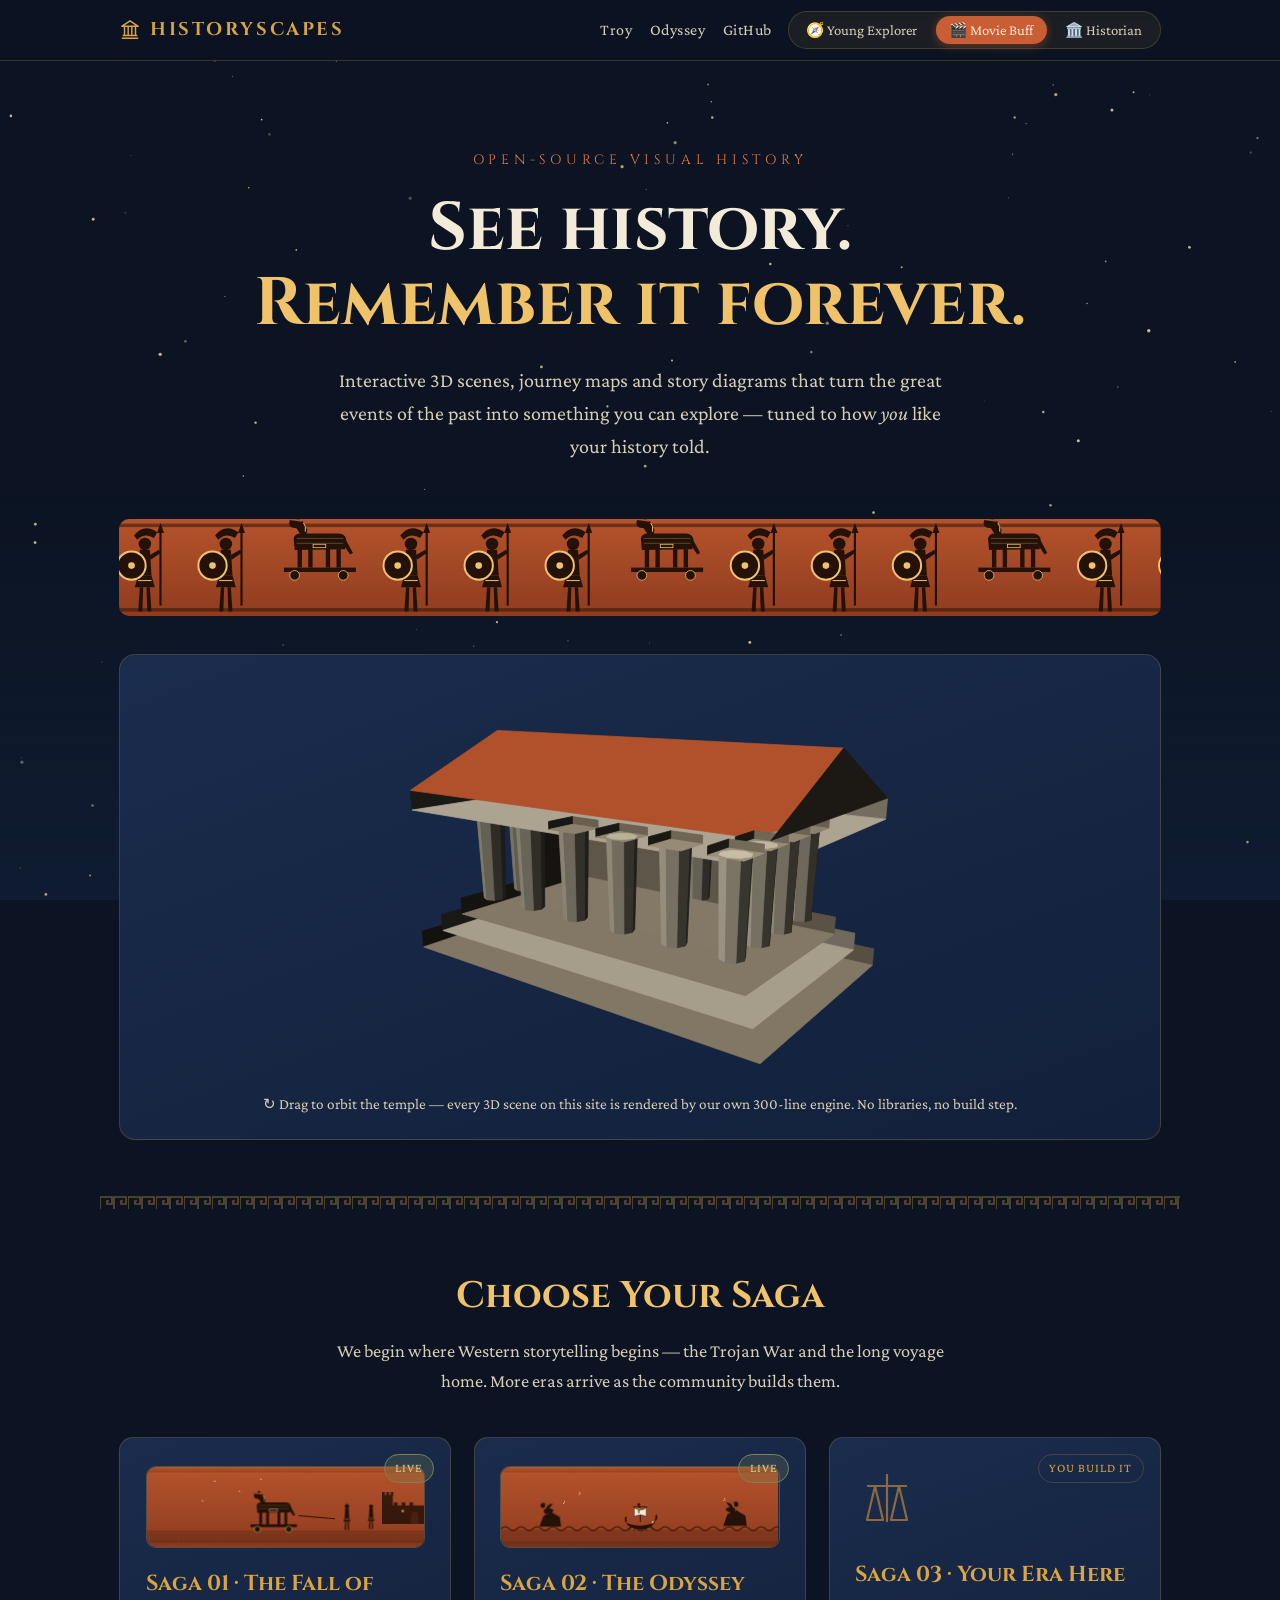
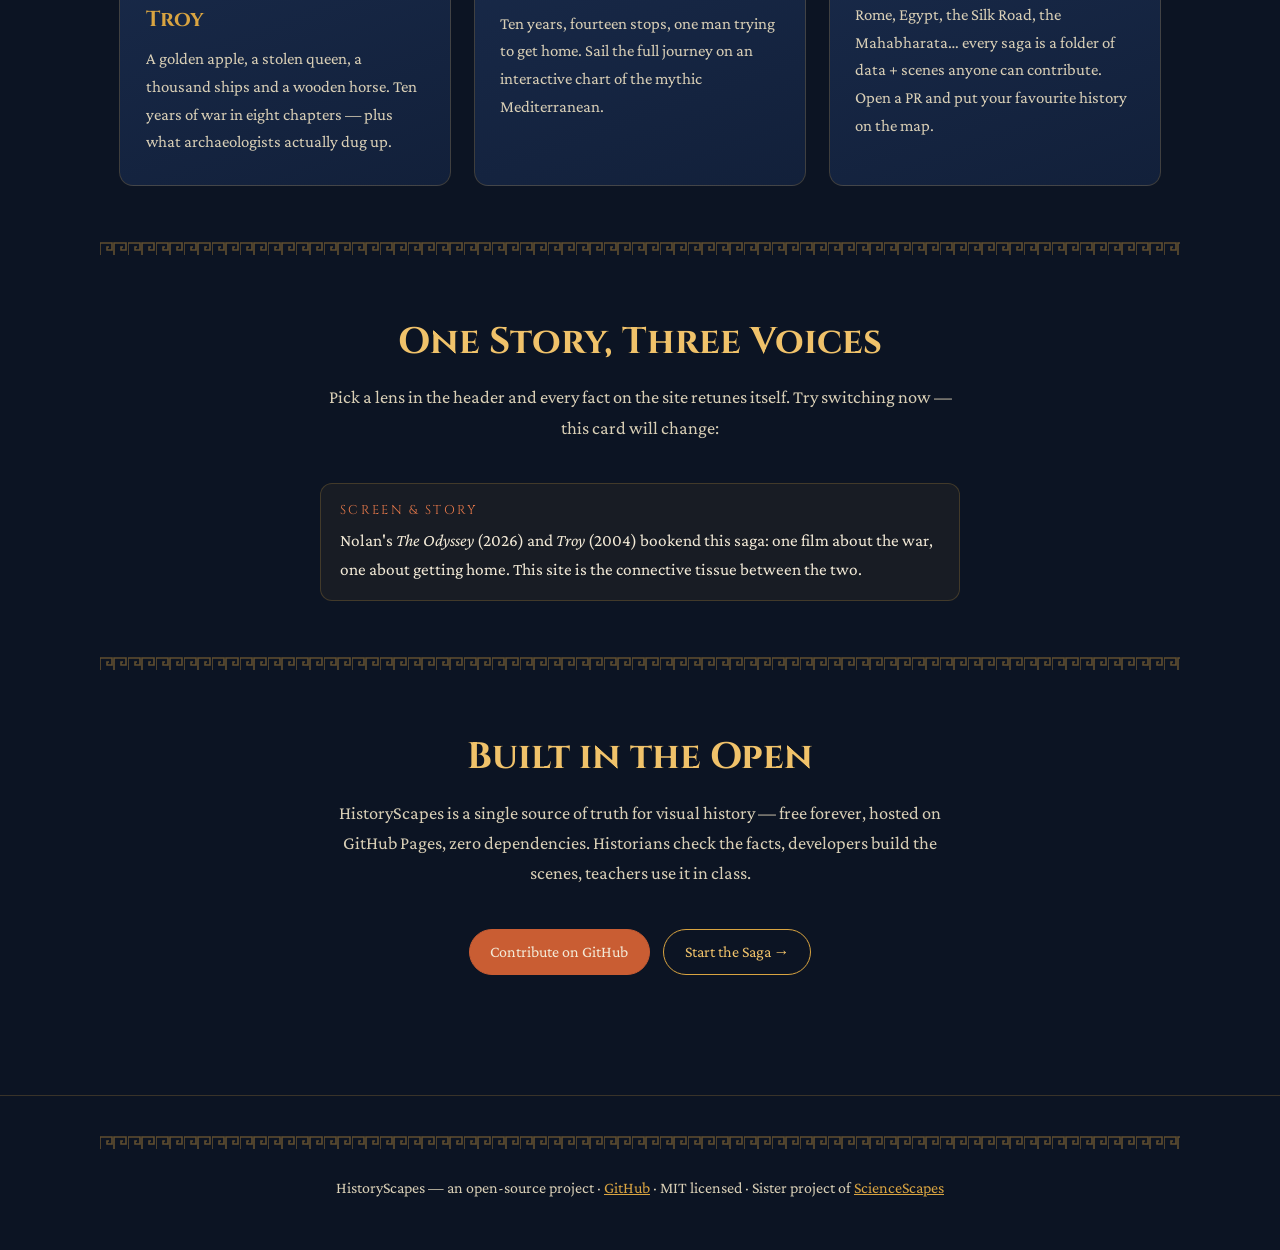
<file: index.html>
<!DOCTYPE html>
<html lang="en">
<head>
  <meta charset="UTF-8" />
  <meta name="viewport" content="width=device-width, initial-scale=1.0" />
  <title>HistoryScapes — See History. Remember It Forever.</title>
  <meta name="description" content="Open-source visual journeys through history. Interactive 3D scenes, maps and diagrams that make the past unforgettable — for kids, movie buffs and history geeks alike." />
  <link rel="preconnect" href="https://fonts.googleapis.com" />
  <link rel="preconnect" href="https://fonts.gstatic.com" crossorigin />
  <link href="https://fonts.googleapis.com/css2?family=Cinzel:wght@500;700&family=Crimson+Pro:ital,wght@0,400;0,600;1,400&display=swap" rel="stylesheet" />
  <link rel="stylesheet" href="css/main.css" />
  <link rel="icon" href="data:image/svg+xml,%3Csvg xmlns='http://www.w3.org/2000/svg' viewBox='0 0 32 32'%3E%3Ctext y='26' font-size='26'%3E%F0%9F%8F%9B%EF%B8%8F%3C/text%3E%3C/svg%3E" />
</head>
<body>
  <canvas id="bg-canvas"></canvas>

  <header class="site-header">
    <div class="inner">
      <a class="brand" href="index.html">
        <svg width="22" height="22" viewBox="0 0 24 24" fill="none"><path d="M3 21h18M4 18h16M5 8h14M6 8v10M10 8v10M14 8v10M18 8v10M12 2 3 8h18L12 2z" stroke="#d9a441" stroke-width="1.6" stroke-linejoin="round"/></svg>
        HistoryScapes
      </a>
      <nav class="nav-links">
        <a href="sagas/troy/index.html">Troy</a>
        <a href="sagas/odyssey/index.html">Odyssey</a>
        <a href="https://github.com/mohitagw15856/historyscapes">GitHub</a>
      </nav>
      <div class="persona-switch" title="Choose how history is told to you"></div>
    </div>
  </header>

  <section class="hero">
    <div class="kicker">Open-source visual history</div>
    <h1>See history.<br /><span class="gold">Remember it forever.</span></h1>
    <p class="sub">
      Interactive 3D scenes, journey maps and story diagrams that turn the great
      events of the past into something you can explore — tuned to how <em>you</em>
      like your history told.
    </p>
  </section>

  <!-- marching hoplite frieze -->
  <div class="frieze-wrap reveal" id="frieze" style="margin-bottom:2.4rem"></div>

  <!-- 3D temple hero -->
  <section class="section reveal" style="padding-top:0">
    <div class="panel" style="padding:0.6rem">
      <canvas id="temple-canvas" style="width:100%;height:420px;display:block;cursor:grab" aria-label="Rotating 3D Greek temple"></canvas>
      <p style="text-align:center;color:var(--parchment-dim);font-size:0.95rem;padding:0.4rem 0 0.8rem">
        ↻ Drag to orbit the temple — every 3D scene on this site is rendered by our own
        300-line engine. No libraries, no build step.
      </p>
    </div>
  </section>

  <div class="meander"></div>

  <!-- saga cards -->
  <section class="section">
    <h2 class="section-title">Choose Your Saga</h2>
    <p class="section-sub">
      We begin where Western storytelling begins — the Trojan War and the long
      voyage home. More eras arrive as the community builds them.
    </p>
    <div class="card-grid">
      <a class="saga-card live reveal" href="sagas/troy/index.html">
        <span class="tag">Live</span>
        <div class="art scene-art" data-scene="t-horse" data-scene-uid="card-troy"></div>
        <h3>Saga 01 · The Fall of Troy</h3>
        <p>A golden apple, a stolen queen, a thousand ships and a wooden horse. Ten years of war in eight chapters — plus what archaeologists actually dug up.</p>
      </a>
      <a class="saga-card live reveal" href="sagas/odyssey/index.html">
        <span class="tag">Live</span>
        <div class="art scene-art" data-scene="o-sirens" data-scene-uid="card-ody"></div>
        <h3>Saga 02 · The Odyssey</h3>
        <p>Ten years, fourteen stops, one man trying to get home. Sail the full journey on an interactive chart of the mythic Mediterranean.</p>
      </a>
      <div class="saga-card soon reveal">
        <span class="tag">You build it</span>
        <div class="art">
          <svg width="64" height="64" viewBox="0 0 64 64" fill="none">
            <path d="M32 8v48M12 20h40M20 20l-8 34h16l-8-34M44 20l-8 34h16l-8-34" stroke="#8c6a3f" stroke-width="2.2" stroke-linejoin="round"/>
          </svg>
        </div>
        <h3>Saga 03 · Your Era Here</h3>
        <p>Rome, Egypt, the Silk Road, the Mahabharata… every saga is a folder of data + scenes anyone can contribute. Open a PR and put your favourite history on the map.</p>
      </div>
    </div>
  </section>

  <div class="meander"></div>

  <!-- how it adapts -->
  <section class="section">
    <h2 class="section-title">One Story, Three Voices</h2>
    <p class="section-sub">
      Pick a lens in the header and every fact on the site retunes itself.
      Try switching now — this card will change:
    </p>
    <div style="max-width:640px;margin:0 auto">
      <div data-facts='{
        "explorer": "The Trojan War started over an argument about who was the prettiest goddess. Grown-up gods, arguing like siblings on a road trip — and it started a ten-year war!",
        "moviebuff": "Nolan&#39;s <em>The Odyssey</em> (2026) and <em>Troy</em> (2004) bookend this saga: one film about the war, one about getting home. This site is the connective tissue between the two.",
        "historian": "The Trojan War myth likely preserves a memory of real Late Bronze Age conflict. Hittite tablets mention a city called Wilusa — very plausibly Ilios — and a troublesome people called the Ahhiyawa: quite possibly Homer&#39;s Achaeans."
      }'></div>
    </div>
  </section>

  <div class="meander"></div>

  <!-- open source pitch -->
  <section class="section">
    <h2 class="section-title">Built in the Open</h2>
    <p class="section-sub">
      HistoryScapes is a single source of truth for visual history — free forever,
      hosted on GitHub Pages, zero dependencies. Historians check the facts,
      developers build the scenes, teachers use it in class.
    </p>
    <div style="text-align:center">
      <a class="btn primary" href="https://github.com/mohitagw15856/historyscapes">Contribute on GitHub</a>
      <a class="btn" href="sagas/troy/index.html" style="margin-left:0.6rem">Start the Saga →</a>
    </div>
  </section>

  <footer class="site-footer">
    <div class="meander" style="margin-bottom:1.6rem"></div>
    HistoryScapes — an open-source project ·
    <a href="https://github.com/mohitagw15856/historyscapes">GitHub</a> ·
    MIT licensed · Sister project of <a href="https://github.com/mohitagw15856/sciencescapes">ScienceScapes</a>
  </footer>

  <script src="js/main.js"></script>
  <script src="js/engine3d.js"></script>
  <script src="js/scenes.js"></script>
  <script>
    document.addEventListener("DOMContentLoaded", () => {
      // 3D temple hero scene
      const canvas = document.getElementById("temple-canvas");
      E3D.createScene(canvas, {
        mesh: E3D.templeMesh(),
        camDist: 560,
        fov: 700,
        rx: 0.26,
        ry: 0.5,
        autoSpin: 0.0035,
      });
      // marching frieze + pottery card art
      document.getElementById("frieze").innerHTML = HSScenes.frieze("landing");
      document.querySelectorAll("[data-scene]").forEach((el) => {
        el.innerHTML = HSScenes.render(el.dataset.scene, el.dataset.sceneUid);
      });
    });
  </script>
</body>
</html>
</file>
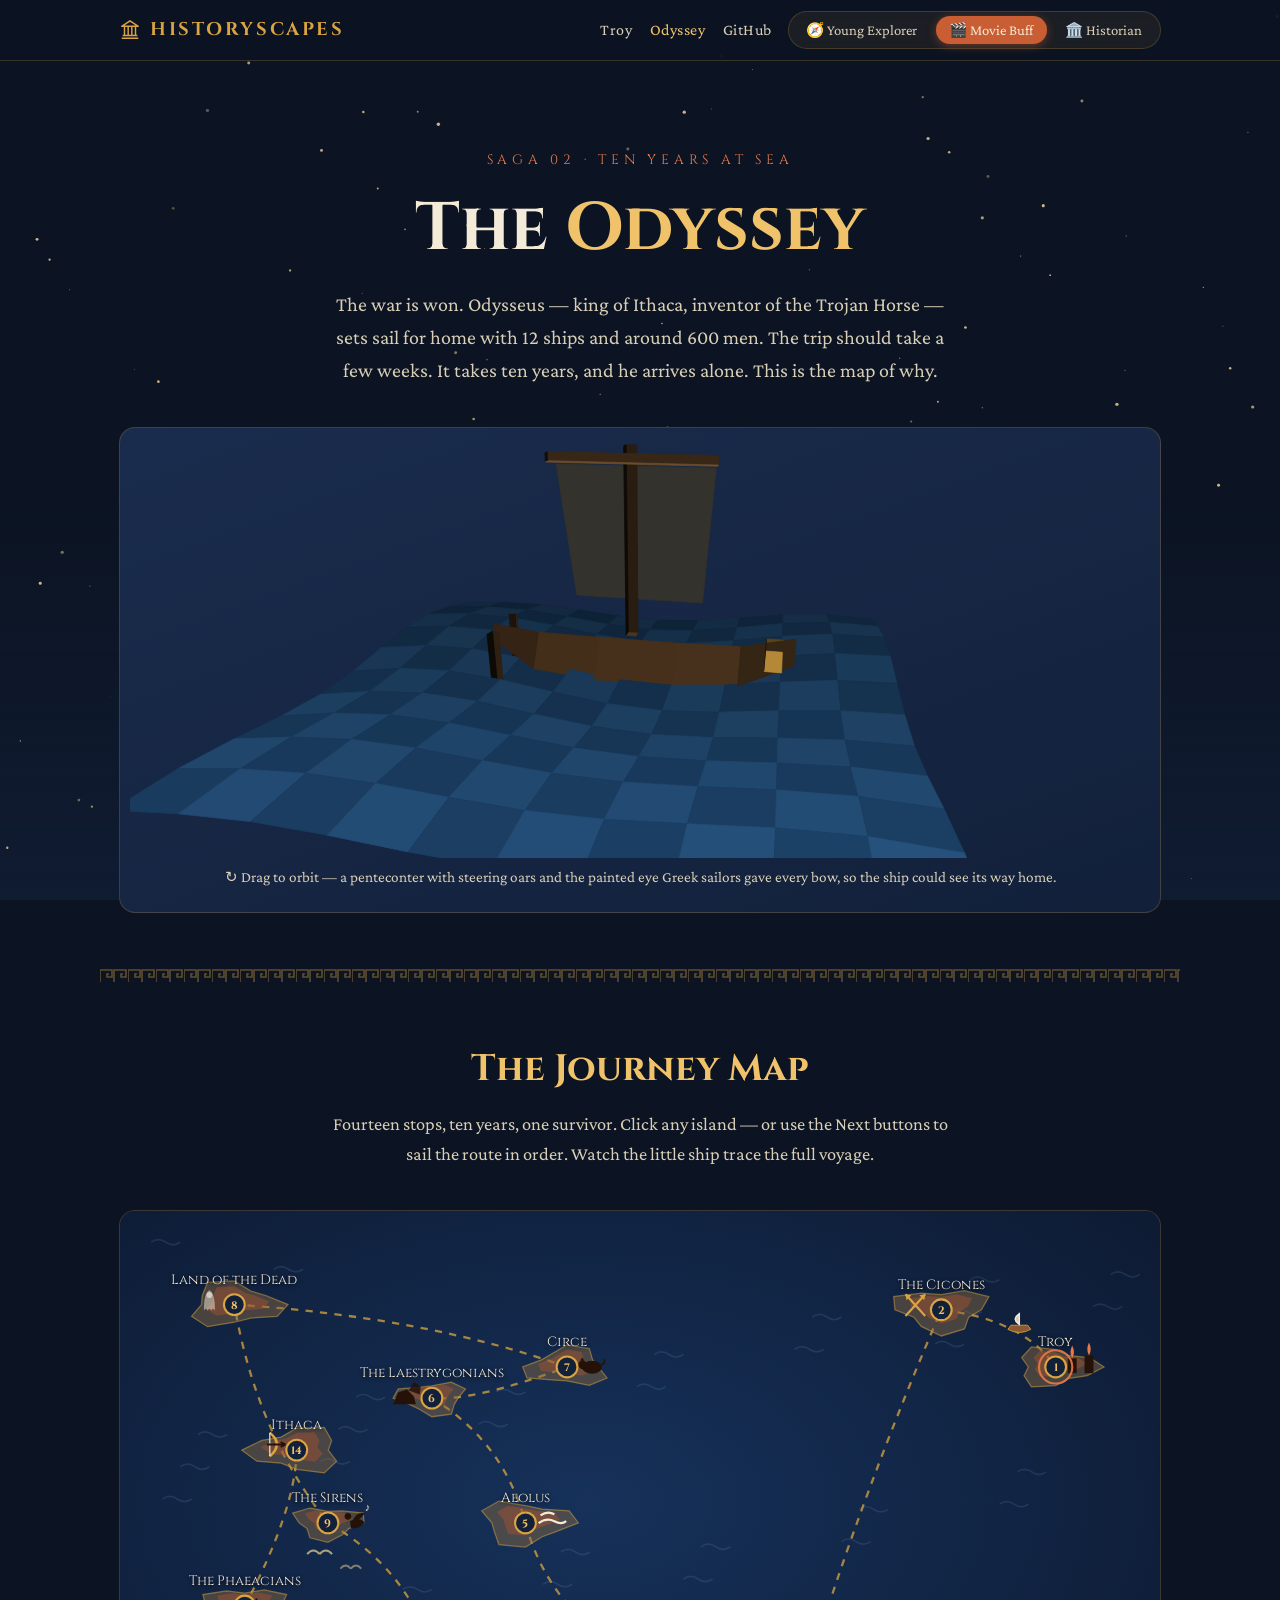
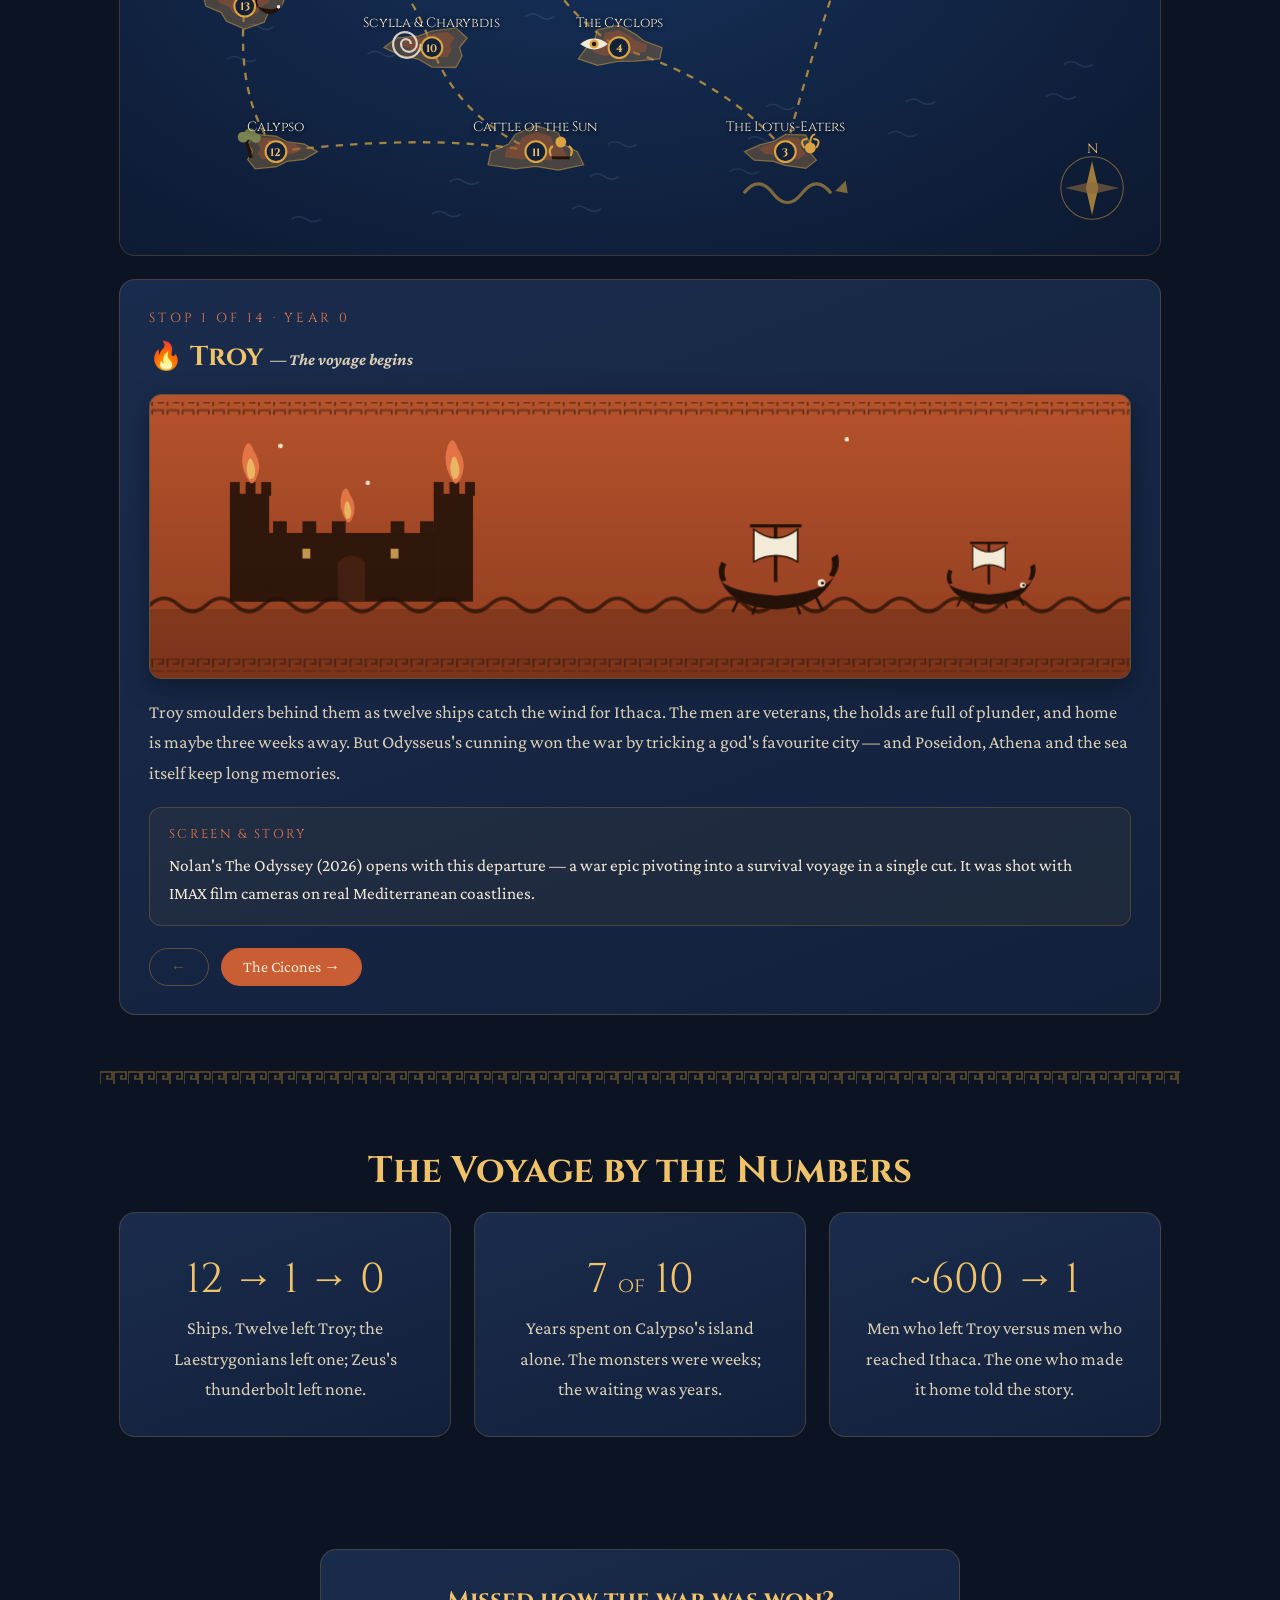
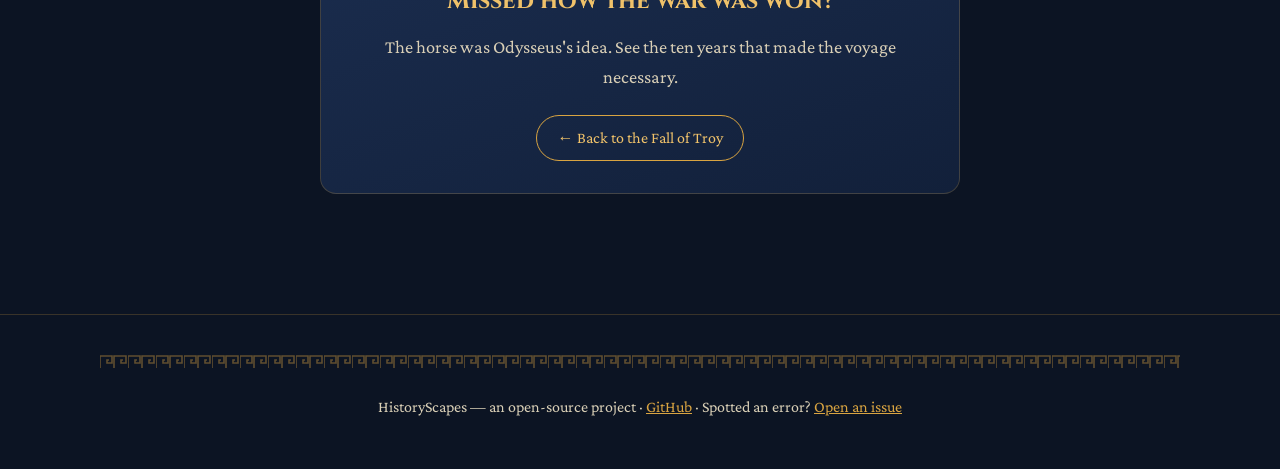
<file: sagas/odyssey/index.html>
<!DOCTYPE html>
<html lang="en">
<head>
  <meta charset="UTF-8" />
  <meta name="viewport" content="width=device-width, initial-scale=1.0" />
  <title>The Odyssey — HistoryScapes</title>
  <meta name="description" content="Sail Odysseus's ten-year voyage home on an interactive chart of the mythic Mediterranean — fourteen stops, one 3D ship, and facts tuned to kids, movie buffs and historians." />
  <link rel="preconnect" href="https://fonts.googleapis.com" />
  <link rel="preconnect" href="https://fonts.gstatic.com" crossorigin />
  <link href="https://fonts.googleapis.com/css2?family=Cinzel:wght@500;700&family=Crimson+Pro:ital,wght@0,400;0,600;1,400&display=swap" rel="stylesheet" />
  <link rel="stylesheet" href="../../css/main.css" />
  <link rel="icon" href="data:image/svg+xml,%3Csvg xmlns='http://www.w3.org/2000/svg' viewBox='0 0 32 32'%3E%3Ctext y='26' font-size='26'%3E%E2%9B%B5%3C/text%3E%3C/svg%3E" />
</head>
<body>
  <canvas id="bg-canvas"></canvas>

  <header class="site-header">
    <div class="inner">
      <a class="brand" href="../../index.html">
        <svg width="22" height="22" viewBox="0 0 24 24" fill="none"><path d="M3 21h18M4 18h16M5 8h14M6 8v10M10 8v10M14 8v10M18 8v10M12 2 3 8h18L12 2z" stroke="#d9a441" stroke-width="1.6" stroke-linejoin="round"/></svg>
        HistoryScapes
      </a>
      <nav class="nav-links">
        <a href="../troy/index.html">Troy</a>
        <a href="index.html" aria-current="page">Odyssey</a>
        <a href="https://github.com/mohitagw15856/historyscapes">GitHub</a>
      </nav>
      <div class="persona-switch" title="Choose how history is told to you"></div>
    </div>
  </header>

  <section class="hero" style="padding-bottom:2rem">
    <div class="kicker">Saga 02 · Ten Years at Sea</div>
    <h1>The <span class="gold">Odyssey</span></h1>
    <p class="sub" id="saga-intro"></p>
  </section>

  <!-- 3D ship on waves -->
  <section class="section reveal" style="padding-top:0.5rem">
    <div class="panel" style="padding:0.6rem">
      <canvas id="ship-canvas" style="width:100%;height:420px;display:block;cursor:grab" aria-label="3D Greek ship sailing on animated waves"></canvas>
      <p style="text-align:center;color:var(--parchment-dim);font-size:0.95rem;padding:0.4rem 0 0.8rem">
        ↻ Drag to orbit — a penteconter with steering oars and the painted eye
        Greek sailors gave every bow, so the ship could see its way home.
      </p>
    </div>
  </section>

  <div class="meander"></div>

  <!-- interactive journey map -->
  <section class="section">
    <h2 class="section-title">The Journey Map</h2>
    <p class="section-sub">
      Fourteen stops, ten years, one survivor. Click any island — or use the
      Next buttons to sail the route in order. Watch the little ship trace the full voyage.
    </p>
    <div class="map-wrap reveal">
      <svg id="journey-map" viewBox="0 0 1000 620" role="img" aria-label="Interactive map of Odysseus's journey from Troy to Ithaca"></svg>
    </div>
    <div class="stop-detail" id="stop-detail"></div>
  </section>

  <div class="meander"></div>

  <!-- the numbers -->
  <section class="section">
    <h2 class="section-title">The Voyage by the Numbers</h2>
    <div class="card-grid" style="text-align:center">
      <div class="panel reveal">
        <div style="font-family:var(--font-display);font-size:2.6rem;color:var(--gold-bright)">12 → 1 → 0</div>
        <p style="color:var(--parchment-dim)">Ships. Twelve left Troy; the Laestrygonians left one; Zeus's thunderbolt left none.</p>
      </div>
      <div class="panel reveal">
        <div style="font-family:var(--font-display);font-size:2.6rem;color:var(--gold-bright)">7 <span style="font-size:1.3rem">of</span> 10</div>
        <p style="color:var(--parchment-dim)">Years spent on Calypso's island alone. The monsters were weeks; the waiting was years.</p>
      </div>
      <div class="panel reveal">
        <div style="font-family:var(--font-display);font-size:2.6rem;color:var(--gold-bright)">~600 → 1</div>
        <p style="color:var(--parchment-dim)">Men who left Troy versus men who reached Ithaca. The one who made it home told the story.</p>
      </div>
    </div>
  </section>

  <!-- back to troy -->
  <section class="section" style="text-align:center">
    <div class="panel reveal" style="max-width:640px;margin:0 auto">
      <h3 style="font-family:var(--font-display);font-size:1.5rem;color:var(--gold-bright);margin-bottom:0.6rem">Missed how the war was won?</h3>
      <p style="color:var(--parchment-dim);margin-bottom:1.4rem">The horse was Odysseus's idea. See the ten years that made the voyage necessary.</p>
      <a class="btn" href="../troy/index.html">← Back to the Fall of Troy</a>
    </div>
  </section>

  <footer class="site-footer">
    <div class="meander" style="margin-bottom:1.6rem"></div>
    HistoryScapes — an open-source project ·
    <a href="https://github.com/mohitagw15856/historyscapes">GitHub</a> ·
    Spotted an error? <a href="https://github.com/mohitagw15856/historyscapes/issues">Open an issue</a>
  </footer>

  <script src="../../js/main.js"></script>
  <script src="../../js/engine3d.js"></script>
  <script src="../../js/scenes.js"></script>
  <script src="data.js"></script>
  <script src="odyssey.js"></script>
</body>
</html>
</file>
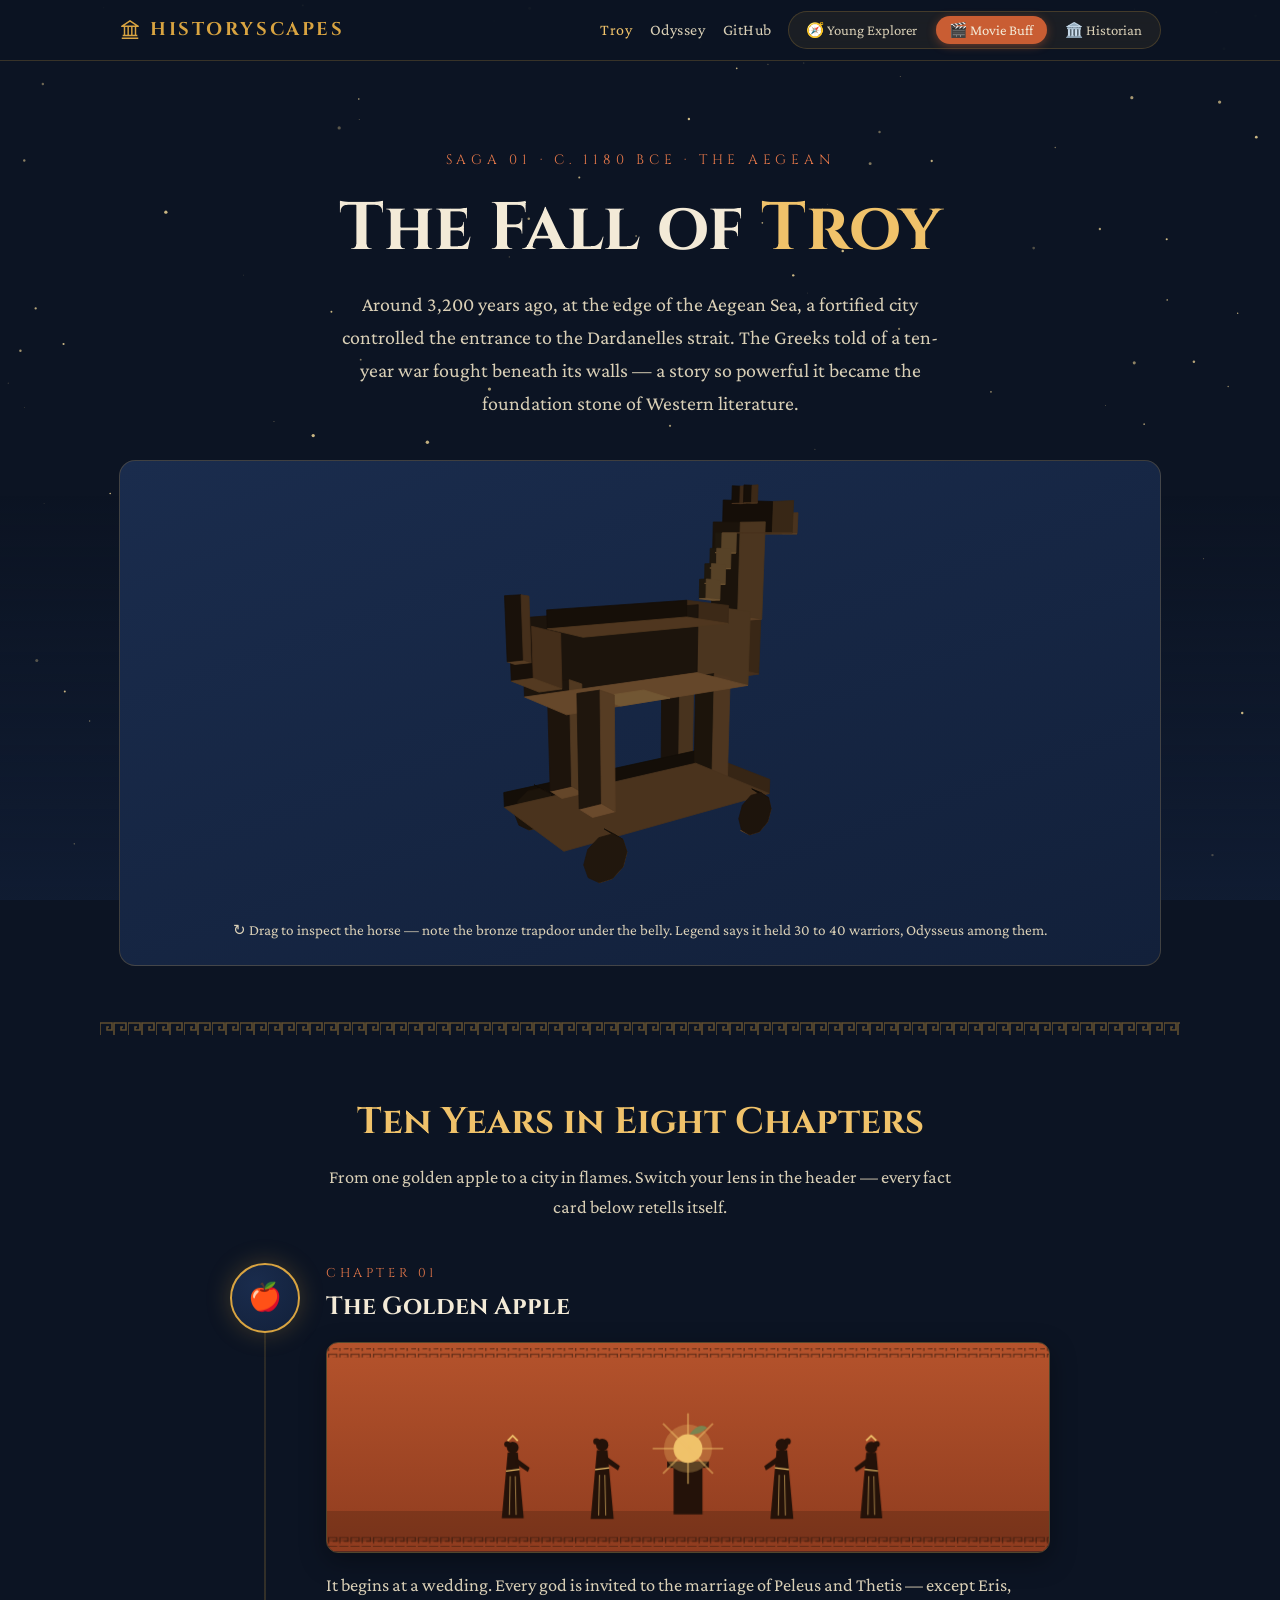
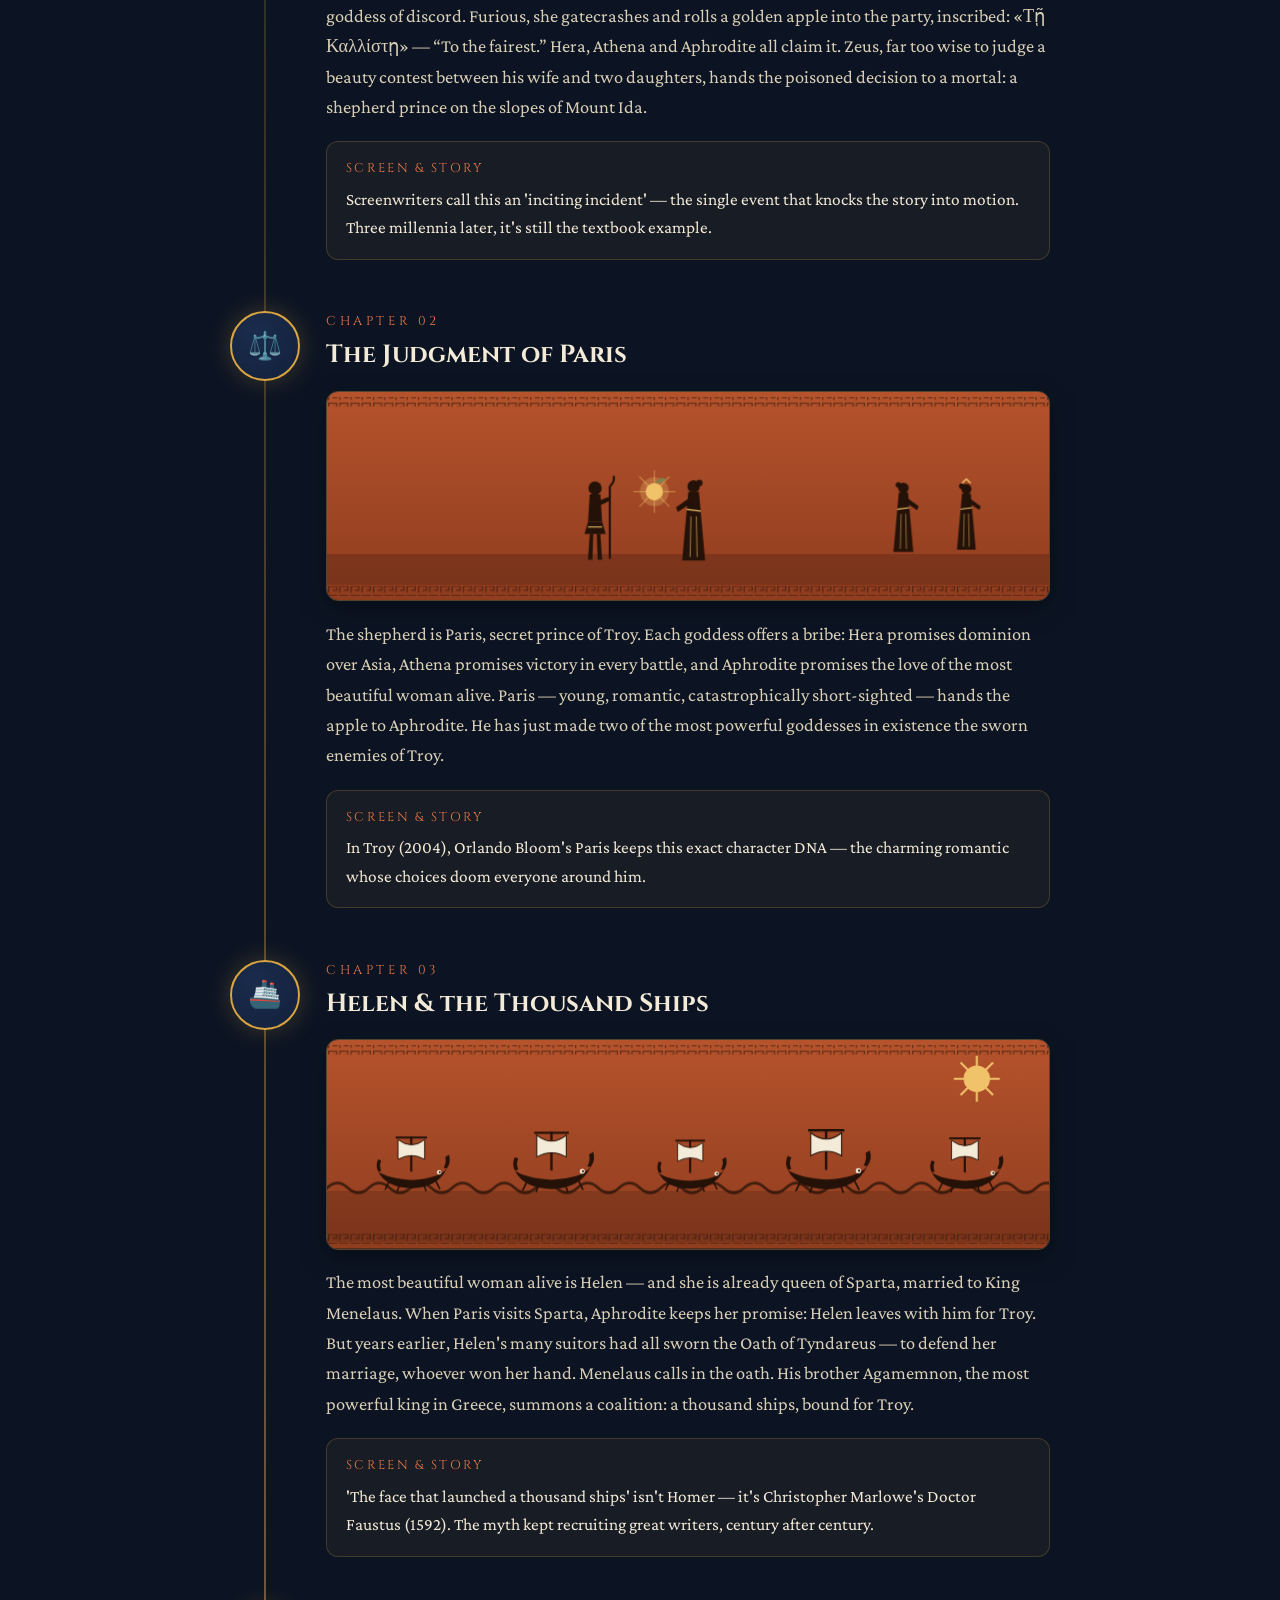
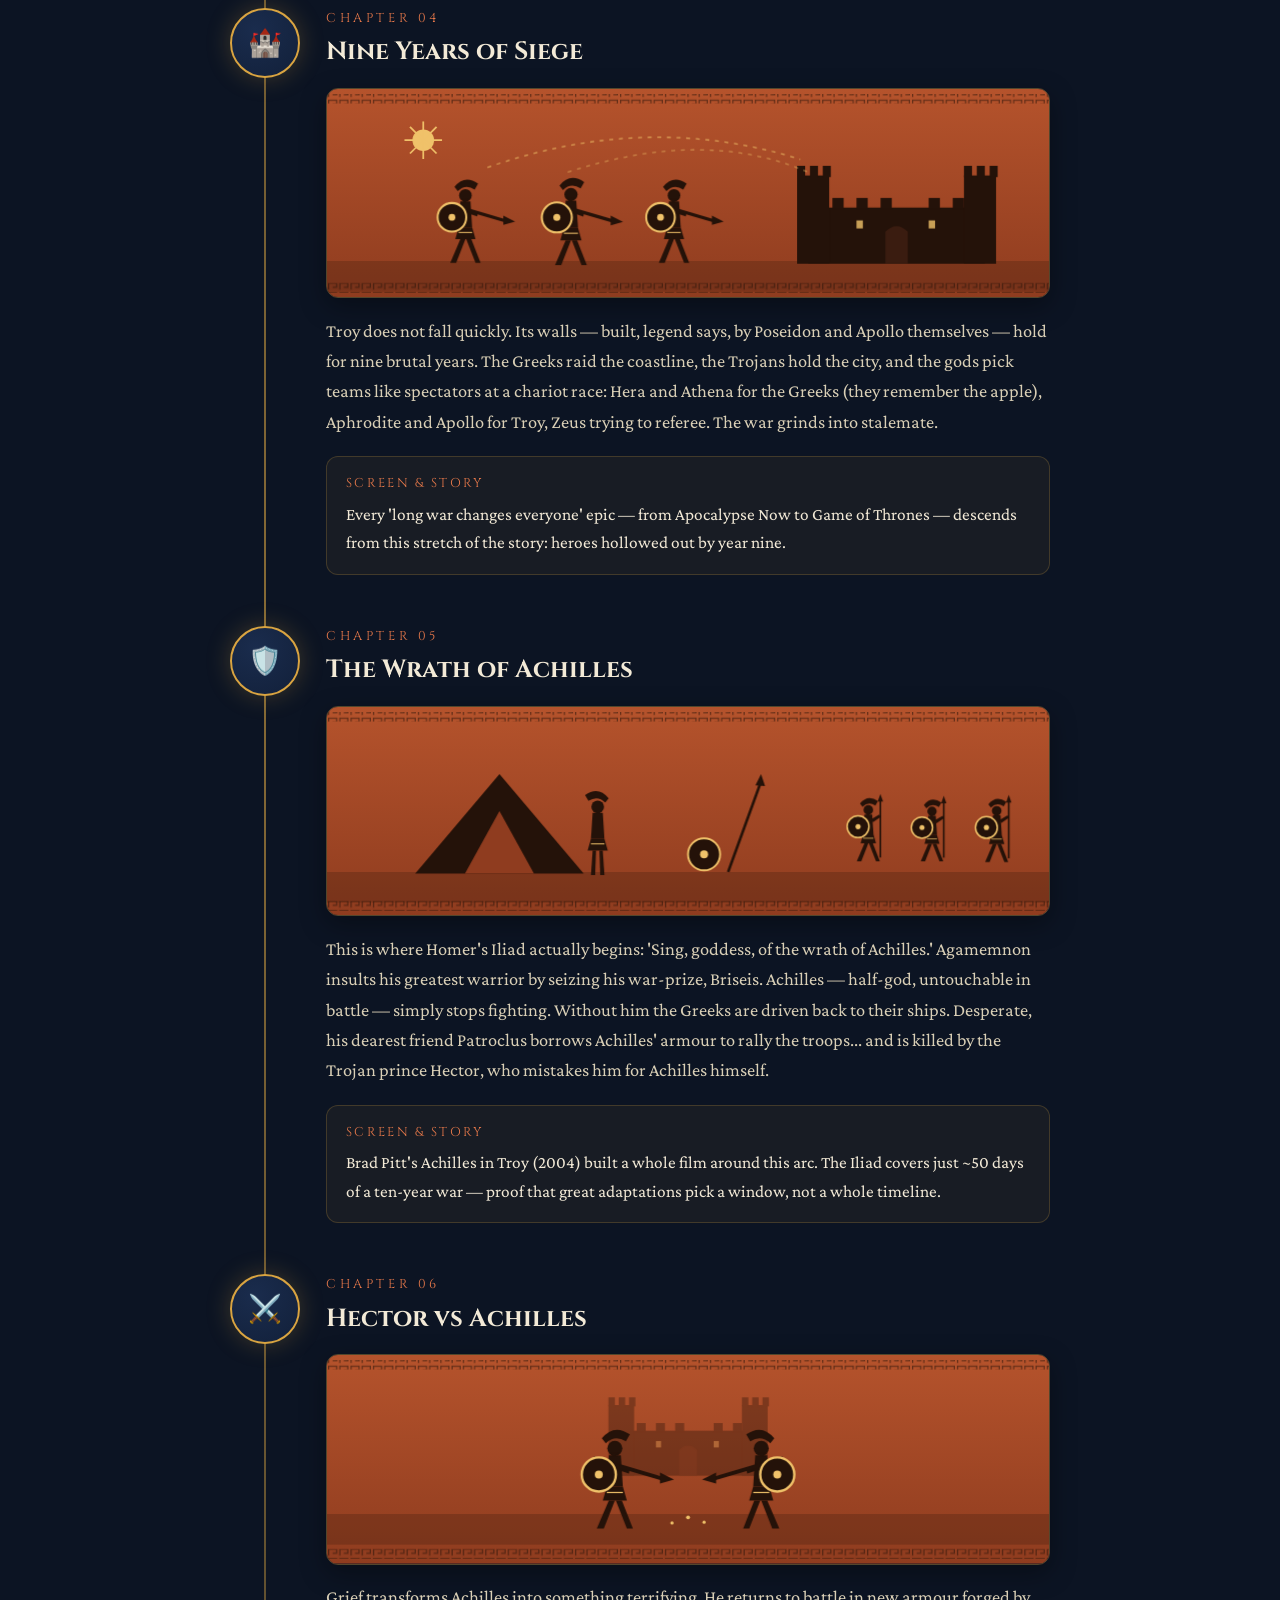
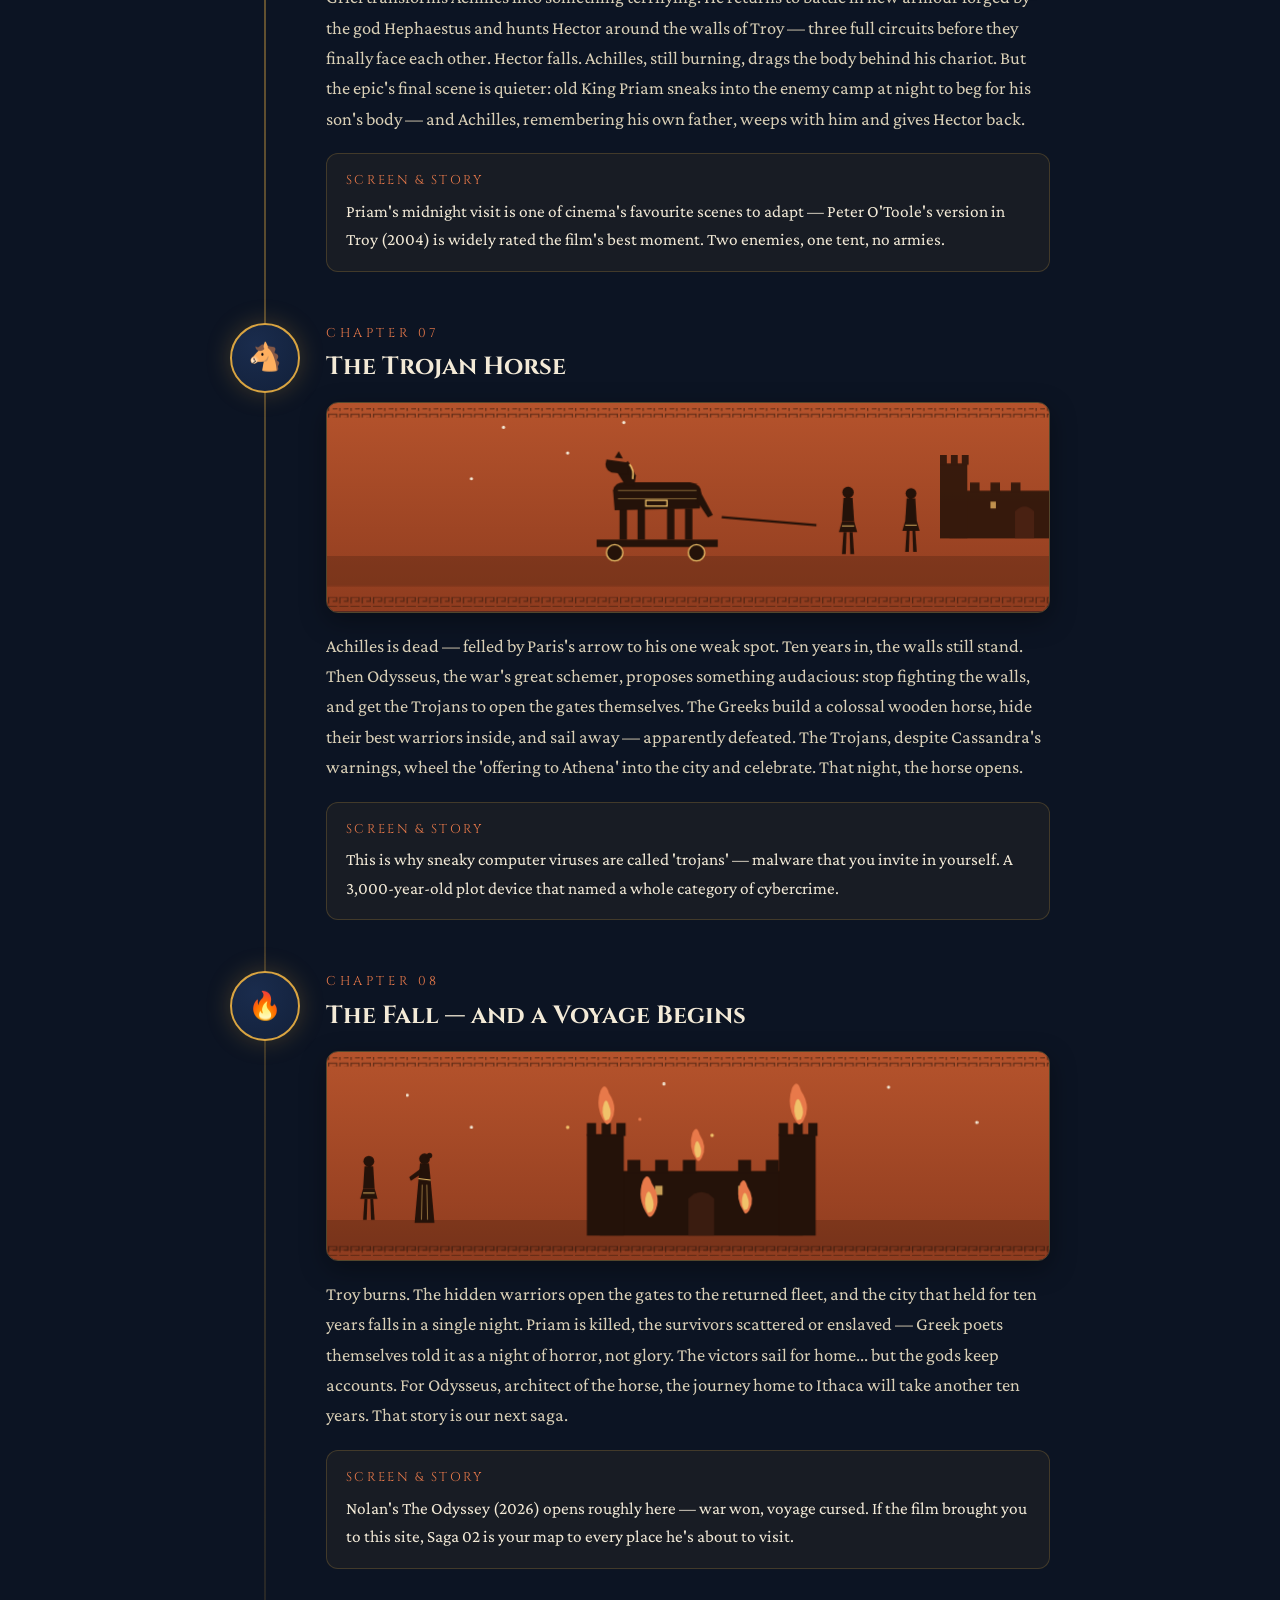
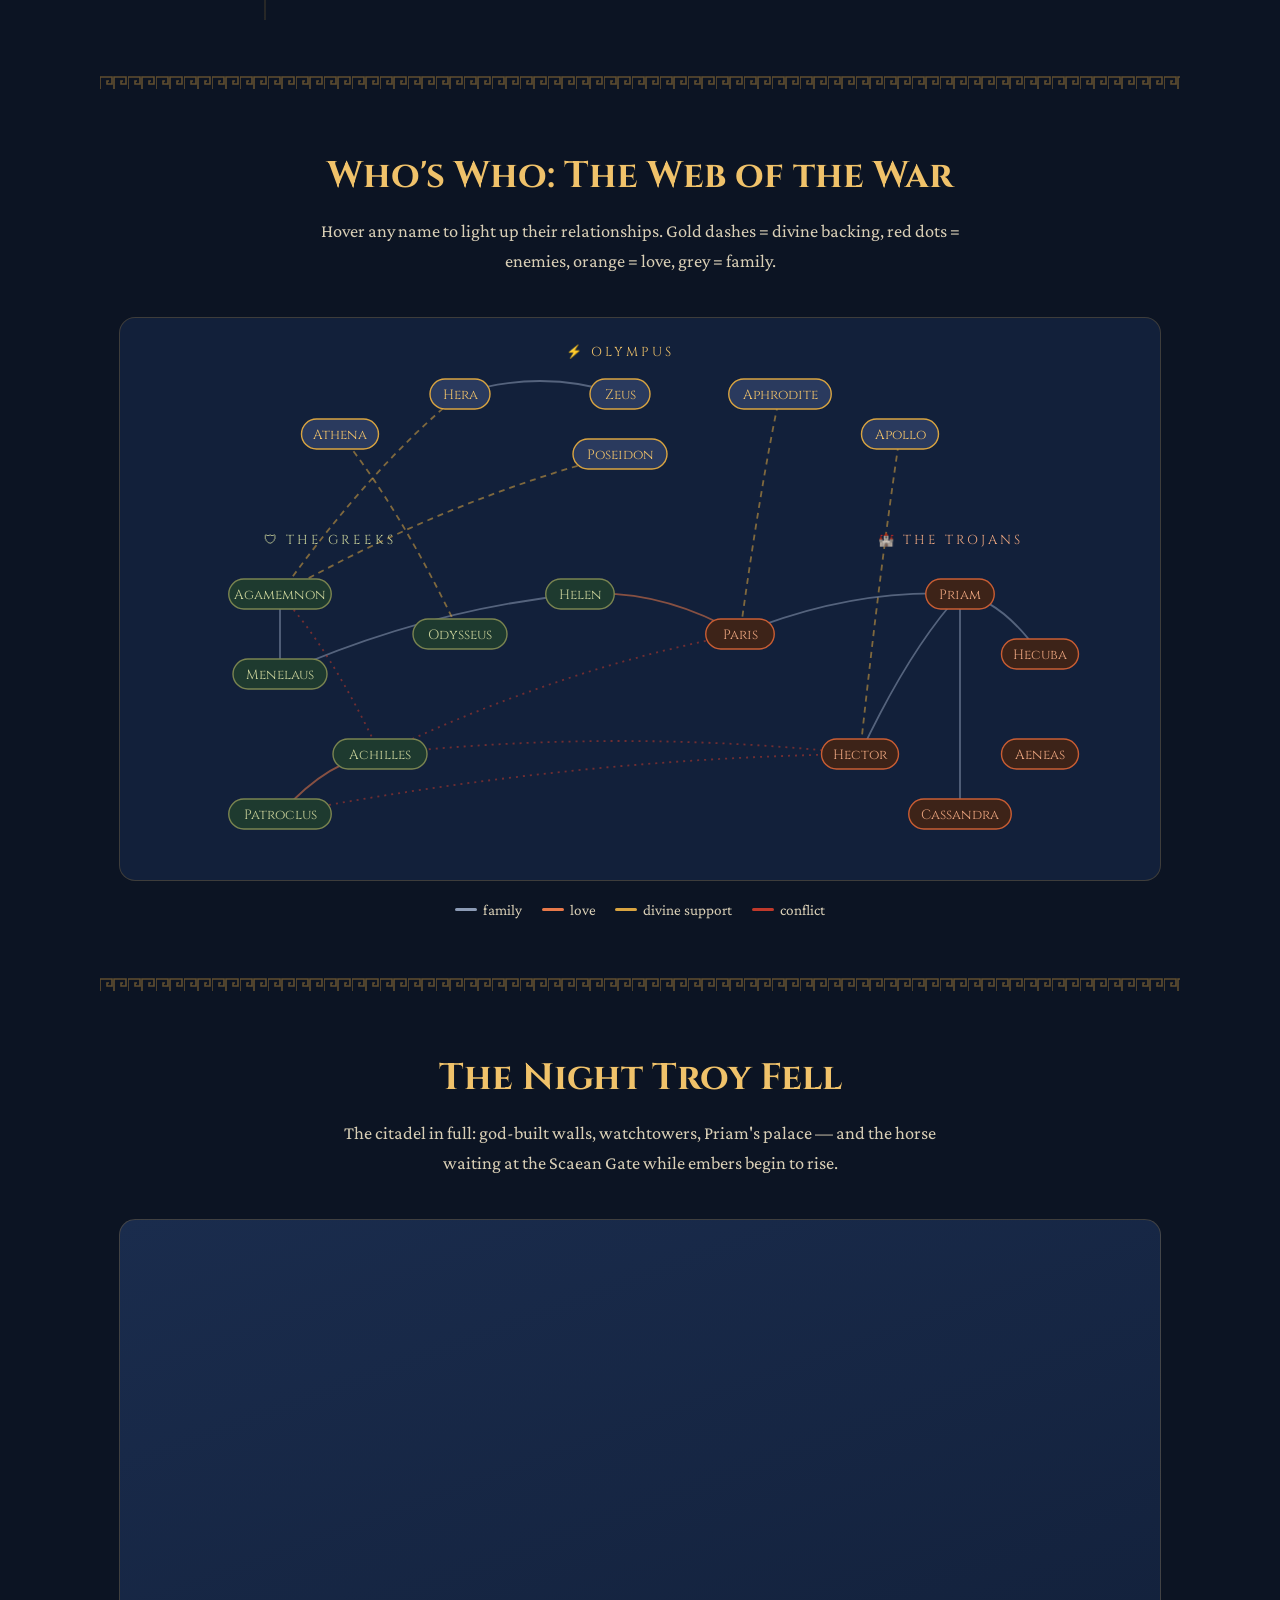
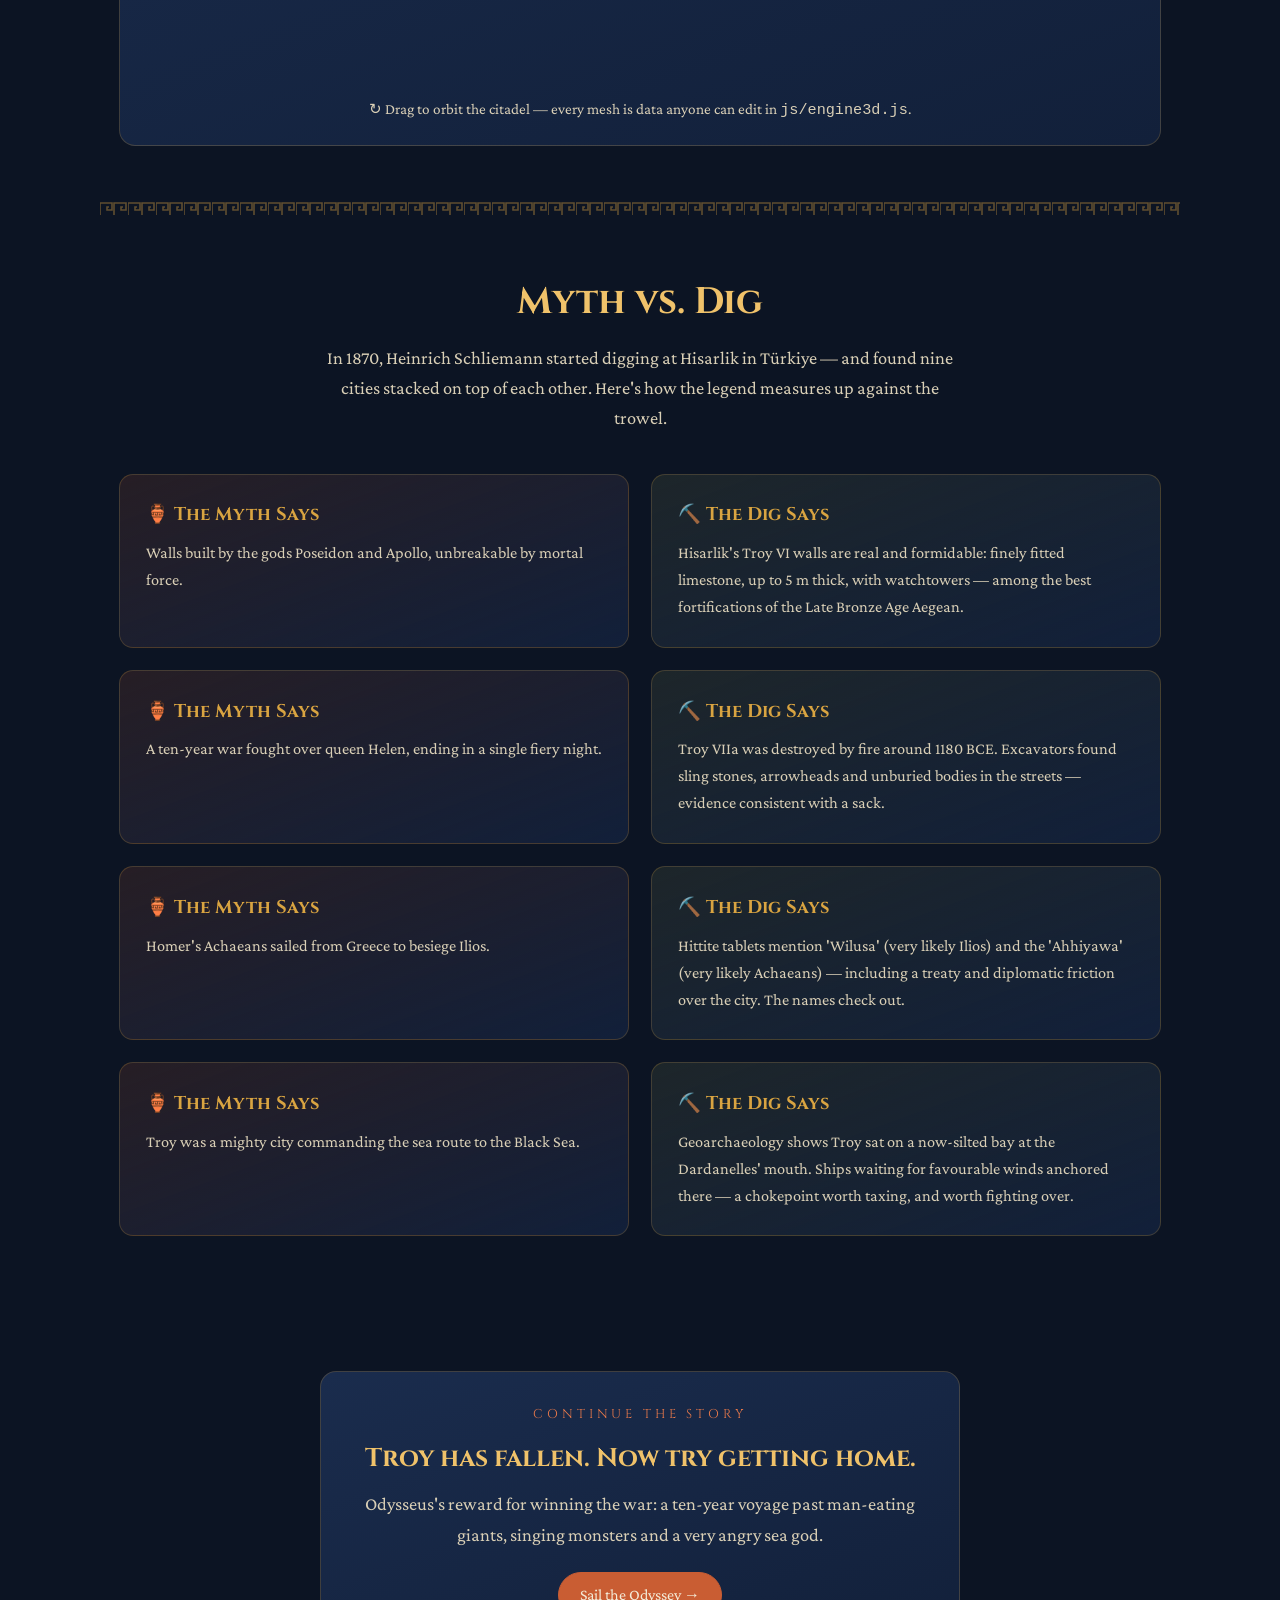
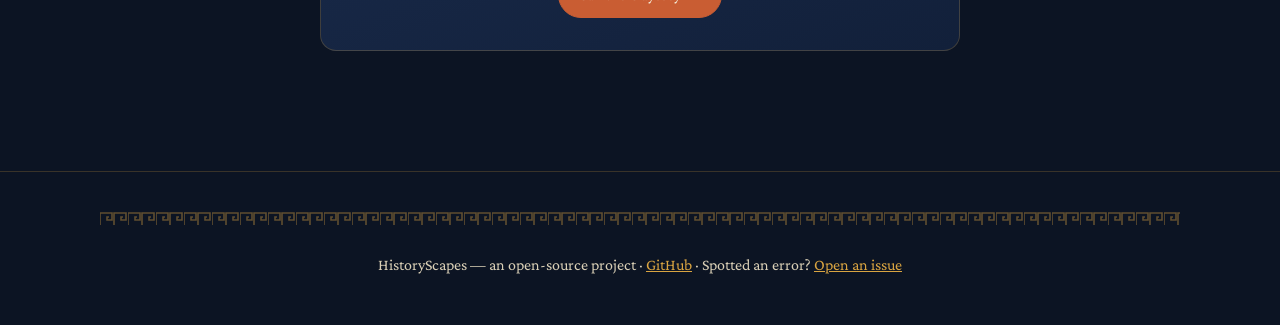
<file: sagas/troy/index.html>
<!DOCTYPE html>
<html lang="en">
<head>
  <meta charset="UTF-8" />
  <meta name="viewport" content="width=device-width, initial-scale=1.0" />
  <title>The Fall of Troy — HistoryScapes</title>
  <meta name="description" content="The Trojan War in eight interactive chapters: golden apple to burning city, with a 3D Trojan Horse, a character web of gods and heroes, and the real archaeology of Hisarlik." />
  <link rel="preconnect" href="https://fonts.googleapis.com" />
  <link rel="preconnect" href="https://fonts.gstatic.com" crossorigin />
  <link href="https://fonts.googleapis.com/css2?family=Cinzel:wght@500;700&family=Crimson+Pro:ital,wght@0,400;0,600;1,400&display=swap" rel="stylesheet" />
  <link rel="stylesheet" href="../../css/main.css" />
  <link rel="icon" href="data:image/svg+xml,%3Csvg xmlns='http://www.w3.org/2000/svg' viewBox='0 0 32 32'%3E%3Ctext y='26' font-size='26'%3E%F0%9F%90%B4%3C/text%3E%3C/svg%3E" />
</head>
<body>
  <canvas id="bg-canvas"></canvas>

  <header class="site-header">
    <div class="inner">
      <a class="brand" href="../../index.html">
        <svg width="22" height="22" viewBox="0 0 24 24" fill="none"><path d="M3 21h18M4 18h16M5 8h14M6 8v10M10 8v10M14 8v10M18 8v10M12 2 3 8h18L12 2z" stroke="#d9a441" stroke-width="1.6" stroke-linejoin="round"/></svg>
        HistoryScapes
      </a>
      <nav class="nav-links">
        <a href="index.html" aria-current="page">Troy</a>
        <a href="../odyssey/index.html">Odyssey</a>
        <a href="https://github.com/mohitagw15856/historyscapes">GitHub</a>
      </nav>
      <div class="persona-switch" title="Choose how history is told to you"></div>
    </div>
  </header>

  <section class="hero" style="padding-bottom:2rem">
    <div class="kicker">Saga 01 · c. 1180 BCE · The Aegean</div>
    <h1>The Fall of <span class="gold">Troy</span></h1>
    <p class="sub" id="saga-intro"></p>
  </section>

  <!-- 3D trojan horse -->
  <section class="section reveal" style="padding-top:0.5rem">
    <div class="panel" style="padding:0.6rem">
      <canvas id="horse-canvas" style="width:100%;height:440px;display:block;cursor:grab" aria-label="Rotating 3D Trojan Horse"></canvas>
      <p style="text-align:center;color:var(--parchment-dim);font-size:0.95rem;padding:0.4rem 0 0.8rem">
        ↻ Drag to inspect the horse — note the bronze trapdoor under the belly.
        Legend says it held 30 to 40 warriors, Odysseus among them.
      </p>
    </div>
  </section>

  <div class="meander"></div>

  <!-- the eight chapters -->
  <section class="section">
    <h2 class="section-title">Ten Years in Eight Chapters</h2>
    <p class="section-sub">From one golden apple to a city in flames. Switch your lens in the header — every fact card below retells itself.</p>
    <div class="timeline" id="timeline"></div>
  </section>

  <div class="meander"></div>

  <!-- character web -->
  <section class="section">
    <h2 class="section-title">Who's Who: The Web of the War</h2>
    <p class="section-sub">Hover any name to light up their relationships. Gold dashes = divine backing, red dots = enemies, orange = love, grey = family.</p>
    <div class="diagram-wrap reveal">
      <svg id="char-web" viewBox="0 0 960 530" width="960" height="530" role="img" aria-label="Relationship diagram of gods, Greeks and Trojans in the Trojan War"></svg>
    </div>
    <div class="legend">
      <span><i style="background:#8c9bb5"></i> family</span>
      <span><i style="background:#e8794a"></i> love</span>
      <span><i style="background:#d9a441"></i> divine support</span>
      <span><i style="background:#c0392b"></i> conflict</span>
    </div>
  </section>

  <div class="meander"></div>

  <!-- 3D citadel: the night troy fell -->
  <section class="section">
    <h2 class="section-title">The Night Troy Fell</h2>
    <p class="section-sub">
      The citadel in full: god-built walls, watchtowers, Priam's palace — and the
      horse waiting at the Scaean Gate while embers begin to rise.
    </p>
    <div class="panel reveal" style="padding:0.6rem">
      <canvas id="city-canvas" style="width:100%;height:460px;display:block;cursor:grab" aria-label="Rotating 3D citadel of Troy with the wooden horse at its gate"></canvas>
      <p style="text-align:center;color:var(--parchment-dim);font-size:0.95rem;padding:0.4rem 0 0.8rem">
        ↻ Drag to orbit the citadel — every mesh is data anyone can edit in <code>js/engine3d.js</code>.
      </p>
    </div>
  </section>

  <div class="meander"></div>

  <!-- myth vs dig -->
  <section class="section">
    <h2 class="section-title">Myth vs. Dig</h2>
    <p class="section-sub">
      In 1870, Heinrich Schliemann started digging at Hisarlik in Türkiye — and found nine
      cities stacked on top of each other. Here's how the legend measures up against the trowel.
    </p>
    <div id="mvd"></div>
  </section>

  <!-- next saga -->
  <section class="section" style="text-align:center">
    <div class="panel reveal" style="max-width:640px;margin:0 auto">
      <div class="kicker" style="font-family:var(--font-display);letter-spacing:0.3em;text-transform:uppercase;font-size:0.8rem;color:var(--terracotta-bright);margin-bottom:0.8rem">Continue the story</div>
      <h3 style="font-family:var(--font-display);font-size:1.6rem;color:var(--gold-bright);margin-bottom:0.6rem">Troy has fallen. Now try getting home.</h3>
      <p style="color:var(--parchment-dim);margin-bottom:1.4rem">Odysseus's reward for winning the war: a ten-year voyage past man-eating giants, singing monsters and a very angry sea god.</p>
      <a class="btn primary" href="../odyssey/index.html">Sail the Odyssey →</a>
    </div>
  </section>

  <footer class="site-footer">
    <div class="meander" style="margin-bottom:1.6rem"></div>
    HistoryScapes — an open-source project ·
    <a href="https://github.com/mohitagw15856/historyscapes">GitHub</a> ·
    Spotted an error? <a href="https://github.com/mohitagw15856/historyscapes/issues">Open an issue</a>
  </footer>

  <script src="../../js/main.js"></script>
  <script src="../../js/engine3d.js"></script>
  <script src="../../js/scenes.js"></script>
  <script src="data.js"></script>
  <script src="troy.js"></script>
  <script>
    document.addEventListener("DOMContentLoaded", () => {
      document.getElementById("saga-intro").textContent = TROY_DATA.intro;
    });
  </script>
</body>
</html>
</file>
<file: css/main.css>
/* ============================================================
   HistoryScapes — shared design system
   Palette: Aegean night, terracotta pottery, Mycenaean gold
   ============================================================ */

:root {
  --ink: #0c1423;          /* aegean night */
  --ink-2: #12203a;        /* deep sea */
  --ink-3: #1a2c4d;        /* card sea */
  --parchment: #f3ead7;
  --parchment-dim: #d9cfb6;
  --terracotta: #c95d33;
  --terracotta-bright: #e8794a;
  --gold: #d9a441;
  --gold-bright: #f0c26a;
  --bronze: #8c6a3f;
  --olive: #7a8450;
  --line: rgba(217, 164, 65, 0.22);
  --font-display: "Cinzel", "Iowan Old Style", Georgia, serif;
  --font-body: "Crimson Pro", "Iowan Old Style", Georgia, serif;
  --maxw: 1080px;
}

* { margin: 0; padding: 0; box-sizing: border-box; }

html { scroll-behavior: smooth; }

body {
  background: var(--ink);
  color: var(--parchment);
  font-family: var(--font-body);
  font-size: 1.15rem;
  line-height: 1.65;
  overflow-x: hidden;
}

::selection { background: var(--terracotta); color: var(--parchment); }

/* ---- background canvas (stars + sea) ---- */
#bg-canvas {
  position: fixed;
  inset: 0;
  z-index: -1;
  width: 100%;
  height: 100%;
}

/* ---- greek key (meander) divider ---- */
.meander {
  height: 14px;
  margin: 0 auto;
  max-width: var(--maxw);
  background-image: url("data:image/svg+xml,%3Csvg xmlns='http://www.w3.org/2000/svg' width='28' height='14' viewBox='0 0 28 14'%3E%3Cpath d='M0 13 L0 1 L12 1 L12 8 L7 8 L7 5 L9 5' fill='none' stroke='%23d9a441' stroke-opacity='0.45' stroke-width='1.6'/%3E%3Cpath d='M14 13 L14 1 L26 1 L26 8 L21 8 L21 5 L23 5' fill='none' stroke='%23d9a441' stroke-opacity='0.45' stroke-width='1.6'/%3E%3C/svg%3E");
  background-repeat: repeat-x;
  opacity: 0.9;
}

/* ---- header / nav ---- */
.site-header {
  position: sticky;
  top: 0;
  z-index: 50;
  backdrop-filter: blur(12px);
  -webkit-backdrop-filter: blur(12px);
  background: rgba(12, 20, 35, 0.82);
  border-bottom: 1px solid var(--line);
}

.site-header .inner {
  max-width: var(--maxw);
  margin: 0 auto;
  padding: 0.7rem 1.2rem;
  display: flex;
  align-items: center;
  gap: 1rem;
  flex-wrap: wrap;
}

.brand {
  font-family: var(--font-display);
  font-size: 1.15rem;
  font-weight: 700;
  letter-spacing: 0.14em;
  color: var(--gold);
  text-decoration: none;
  text-transform: uppercase;
  display: flex;
  align-items: center;
  gap: 0.55rem;
}

.brand svg { flex: none; }

.nav-links {
  display: flex;
  gap: 1.1rem;
  margin-left: auto;
  align-items: center;
}

.nav-links a {
  color: var(--parchment-dim);
  text-decoration: none;
  font-size: 1rem;
  letter-spacing: 0.03em;
  transition: color 0.2s;
}

.nav-links a:hover, .nav-links a[aria-current="page"] { color: var(--gold-bright); }

/* ---- persona switcher ---- */
.persona-switch {
  display: flex;
  gap: 0.3rem;
  background: rgba(217, 164, 65, 0.08);
  border: 1px solid var(--line);
  border-radius: 999px;
  padding: 0.25rem;
}

.persona-switch button {
  font-family: var(--font-body);
  font-size: 0.92rem;
  padding: 0.3rem 0.85rem;
  border: none;
  border-radius: 999px;
  background: transparent;
  color: var(--parchment-dim);
  cursor: pointer;
  transition: all 0.25s;
  white-space: nowrap;
}

.persona-switch button:hover { color: var(--parchment); }

.persona-switch button.active {
  background: var(--terracotta);
  color: var(--parchment);
  box-shadow: 0 2px 10px rgba(201, 93, 51, 0.45);
}

/* ---- hero ---- */
.hero {
  max-width: var(--maxw);
  margin: 0 auto;
  padding: 5.5rem 1.2rem 3.5rem;
  text-align: center;
}

.hero .kicker {
  font-family: var(--font-display);
  letter-spacing: 0.35em;
  text-transform: uppercase;
  font-size: 0.85rem;
  color: var(--terracotta-bright);
  margin-bottom: 1.2rem;
}

.hero h1 {
  font-family: var(--font-display);
  font-size: clamp(2.4rem, 6vw, 4.2rem);
  font-weight: 700;
  line-height: 1.12;
  color: var(--parchment);
  text-wrap: balance;
}

.hero h1 .gold { color: var(--gold-bright); }

.hero .sub {
  max-width: 620px;
  margin: 1.4rem auto 0;
  font-size: 1.25rem;
  color: var(--parchment-dim);
}

/* ---- generic section ---- */
.section {
  max-width: var(--maxw);
  margin: 0 auto;
  padding: 3.5rem 1.2rem;
}

.section-title {
  font-family: var(--font-display);
  font-size: clamp(1.6rem, 3.5vw, 2.3rem);
  color: var(--gold-bright);
  text-align: center;
  margin-bottom: 0.6rem;
}

.section-sub {
  text-align: center;
  color: var(--parchment-dim);
  max-width: 640px;
  margin: 0 auto 2.5rem;
}

/* ---- cards ---- */
.card-grid {
  display: grid;
  grid-template-columns: repeat(auto-fit, minmax(290px, 1fr));
  gap: 1.4rem;
}

.saga-card {
  position: relative;
  display: block;
  text-decoration: none;
  color: var(--parchment);
  background: linear-gradient(160deg, var(--ink-3), var(--ink-2));
  border: 1px solid var(--line);
  border-radius: 14px;
  padding: 1.8rem 1.6rem;
  transition: transform 0.25s, border-color 0.25s, box-shadow 0.25s;
  overflow: hidden;
}

.saga-card:hover {
  transform: translateY(-5px);
  border-color: rgba(217, 164, 65, 0.55);
  box-shadow: 0 14px 40px rgba(0, 0, 0, 0.45);
}

.saga-card .art { margin-bottom: 1.1rem; }

.saga-card h3 {
  font-family: var(--font-display);
  font-size: 1.35rem;
  color: var(--gold);
  margin-bottom: 0.5rem;
}

.saga-card p { color: var(--parchment-dim); font-size: 1.05rem; }

.saga-card .tag {
  position: absolute;
  top: 1rem;
  right: 1rem;
  font-size: 0.78rem;
  letter-spacing: 0.08em;
  text-transform: uppercase;
  padding: 0.2rem 0.65rem;
  border-radius: 999px;
  border: 1px solid var(--line);
  color: var(--gold);
}

.saga-card.live .tag { background: rgba(122, 132, 80, 0.25); border-color: var(--olive); color: #c9d19a; }
.saga-card.soon { opacity: 0.68; }
.saga-card.soon:hover { transform: none; box-shadow: none; }

/* ---- fact cards (persona-aware) ---- */
.fact-card {
  margin-top: 1.2rem;
  border-radius: 12px;
  border: 1px solid var(--line);
  background: rgba(217, 164, 65, 0.06);
  padding: 1rem 1.2rem;
}

.fact-card .fact-label {
  font-family: var(--font-display);
  font-size: 0.8rem;
  letter-spacing: 0.18em;
  text-transform: uppercase;
  color: var(--terracotta-bright);
  margin-bottom: 0.4rem;
  display: flex;
  align-items: center;
  gap: 0.45rem;
}

.fact-card .fact-text { color: var(--parchment); font-size: 1.08rem; }

/* ---- chapter (troy timeline) ---- */
.timeline {
  position: relative;
  max-width: 820px;
  margin: 0 auto;
  padding-left: 0;
}

.timeline::before {
  content: "";
  position: absolute;
  left: 34px;
  top: 0;
  bottom: 0;
  width: 2px;
  background: linear-gradient(var(--line), var(--gold), var(--line));
  opacity: 0.6;
}

.chapter {
  position: relative;
  padding: 0 0 3.2rem 96px;
  opacity: 0;
  transform: translateY(26px);
  transition: opacity 0.7s ease, transform 0.7s ease;
}

.chapter.visible { opacity: 1; transform: none; }

.chapter .medallion {
  position: absolute;
  left: 0;
  top: 0;
  width: 70px;
  height: 70px;
  border-radius: 50%;
  background: radial-gradient(circle at 35% 30%, var(--ink-3), var(--ink-2));
  border: 2px solid var(--gold);
  display: flex;
  align-items: center;
  justify-content: center;
  box-shadow: 0 0 24px rgba(217, 164, 65, 0.25);
}

.chapter .chapter-num {
  font-family: var(--font-display);
  font-size: 0.8rem;
  letter-spacing: 0.28em;
  text-transform: uppercase;
  color: var(--terracotta-bright);
}

.chapter h3 {
  font-family: var(--font-display);
  font-size: 1.55rem;
  color: var(--parchment);
  margin: 0.2rem 0 0.7rem;
}

.chapter .story { color: var(--parchment-dim); }

/* ---- panels / two-col ---- */
.panel {
  background: linear-gradient(160deg, var(--ink-3), var(--ink-2));
  border: 1px solid var(--line);
  border-radius: 16px;
  padding: 2rem;
}

/* ---- svg diagram wrapper ---- */
.diagram-wrap {
  overflow-x: auto;
  border: 1px solid var(--line);
  border-radius: 16px;
  background: var(--ink-2);
  padding: 1rem;
}

.diagram-wrap svg { display: block; margin: 0 auto; min-width: 720px; }

.legend {
  display: flex;
  flex-wrap: wrap;
  gap: 1.2rem;
  justify-content: center;
  margin-top: 1rem;
  font-size: 0.95rem;
  color: var(--parchment-dim);
}

.legend span { display: inline-flex; align-items: center; gap: 0.4rem; }

.legend i {
  display: inline-block;
  width: 22px;
  height: 3px;
  border-radius: 2px;
}

/* ---- pottery scene panels ---- */
.scene-wrap {
  border-radius: 12px;
  overflow: hidden;
  margin: 0.9rem 0 1.1rem;
  border: 1px solid rgba(217, 164, 65, 0.35);
  box-shadow: 0 8px 26px rgba(0, 0, 0, 0.35);
  line-height: 0;
}

.scene-wrap svg { width: 100%; height: auto; display: block; }

/* chapters: scenes slide in from alternating sides as you scroll */
.chapter .scene-wrap {
  opacity: 0;
  transition: transform 0.9s cubic-bezier(0.2, 0.7, 0.25, 1), opacity 0.9s ease;
}

.chapter:nth-of-type(odd) .scene-wrap { transform: translateX(-48px) rotate(-0.6deg); }
.chapter:nth-of-type(even) .scene-wrap { transform: translateX(48px) rotate(0.6deg); }

.chapter.visible .scene-wrap { transform: none; opacity: 1; }

@media (prefers-reduced-motion: reduce) {
  .chapter .scene-wrap { transform: none; opacity: 1; transition: none; }
}

.frieze-wrap {
  max-width: var(--maxw);
  margin: 0 auto;
  padding: 0 1.2rem;
  border-radius: 10px;
  overflow: hidden;
  line-height: 0;
}

.frieze-wrap svg { width: 100%; height: auto; display: block; border-radius: 10px; }

.saga-card .art.scene-art {
  border-radius: 10px;
  overflow: hidden;
  line-height: 0;
  border: 1px solid rgba(217, 164, 65, 0.3);
}

.saga-card .art.scene-art svg { width: 100%; height: auto; display: block; }

/* ---- odyssey map ---- */
.map-wrap {
  border: 1px solid var(--line);
  border-radius: 16px;
  background: #0f1b30;
  overflow: hidden;
}

.map-wrap svg { display: block; width: 100%; height: auto; }

.stop-node { cursor: pointer; }
.stop-node circle.halo { transition: opacity 0.25s; }
.stop-node:hover circle.halo { opacity: 0.9; }
.stop-node.active circle.halo {
  opacity: 0.9;
  animation: halo-pulse 1.8s ease-out infinite;
  transform-box: fill-box;
  transform-origin: center;
}
@keyframes halo-pulse {
  0% { transform: scale(0.65); opacity: 0.95; }
  100% { transform: scale(1.6); opacity: 0; }
}
.stop-node text { pointer-events: none; }

.stop-detail {
  margin-top: 1.4rem;
  border: 1px solid var(--line);
  border-radius: 16px;
  background: linear-gradient(160deg, var(--ink-3), var(--ink-2));
  padding: 1.8rem;
  min-height: 200px;
}

.stop-detail .stop-kicker {
  font-family: var(--font-display);
  font-size: 0.82rem;
  letter-spacing: 0.25em;
  text-transform: uppercase;
  color: var(--terracotta-bright);
}

.stop-detail h3 {
  font-family: var(--font-display);
  font-size: 1.7rem;
  color: var(--gold-bright);
  margin: 0.3rem 0 0.8rem;
}

.stop-detail .story { color: var(--parchment-dim); }

.stop-nav {
  display: flex;
  gap: 0.8rem;
  margin-top: 1.4rem;
}

.btn {
  font-family: var(--font-body);
  font-size: 1rem;
  padding: 0.55rem 1.3rem;
  border-radius: 999px;
  border: 1px solid var(--gold);
  background: transparent;
  color: var(--gold-bright);
  cursor: pointer;
  text-decoration: none;
  display: inline-block;
  transition: all 0.25s;
}

.btn:hover { background: rgba(217, 164, 65, 0.14); }

.btn.primary {
  background: var(--terracotta);
  border-color: var(--terracotta);
  color: var(--parchment);
}

.btn.primary:hover { background: var(--terracotta-bright); }

/* ---- myth vs dig ---- */
.mvd-grid {
  display: grid;
  grid-template-columns: repeat(auto-fit, minmax(300px, 1fr));
  gap: 1.4rem;
}

.mvd-card { border-radius: 14px; padding: 1.6rem; border: 1px solid var(--line); }
.mvd-card.myth { background: linear-gradient(160deg, rgba(201, 93, 51, 0.14), var(--ink-2)); }
.mvd-card.dig { background: linear-gradient(160deg, rgba(122, 132, 80, 0.16), var(--ink-2)); }

.mvd-card h4 {
  font-family: var(--font-display);
  color: var(--gold);
  font-size: 1.15rem;
  margin-bottom: 0.6rem;
}

.mvd-card p { color: var(--parchment-dim); font-size: 1.02rem; }

/* ---- footer ---- */
.site-footer {
  border-top: 1px solid var(--line);
  margin-top: 4rem;
  padding: 2.5rem 1.2rem 3rem;
  text-align: center;
  color: var(--parchment-dim);
  font-size: 1rem;
}

.site-footer a { color: var(--gold); }

/* ---- responsive ---- */
@media (max-width: 640px) {
  .nav-links { gap: 0.8rem; font-size: 0.9rem; }
  .persona-switch button { font-size: 0.82rem; padding: 0.28rem 0.6rem; }
  .chapter { padding-left: 78px; }
  .chapter .medallion { width: 58px; height: 58px; }
  .timeline::before { left: 28px; }
  .hero { padding-top: 3.5rem; }
}

/* reveal on scroll */
.reveal { opacity: 0; transform: translateY(26px); transition: opacity 0.7s, transform 0.7s; }
.reveal.visible { opacity: 1; transform: none; }
</file>
